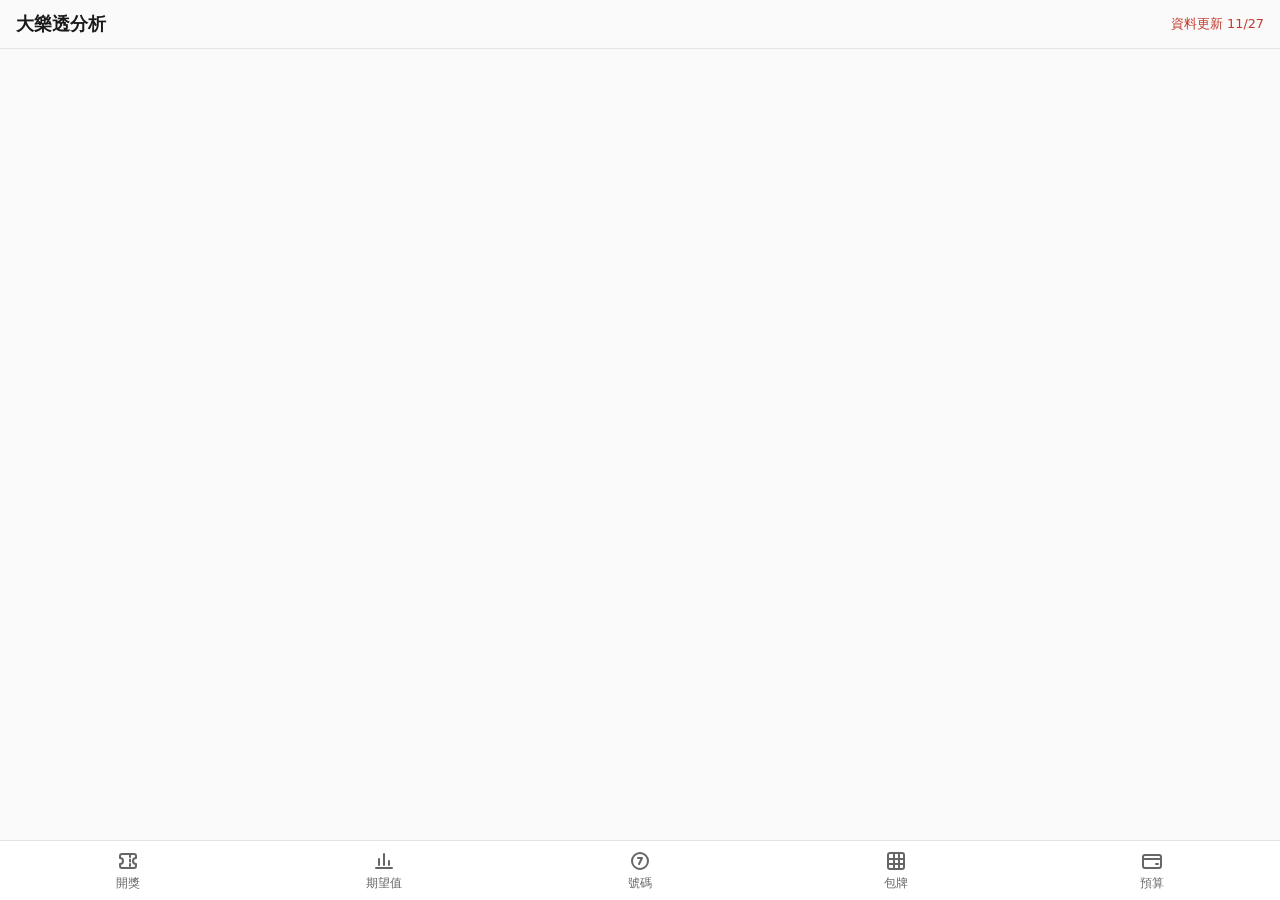
<file: index.html>
<!doctype html>
<html lang="zh-Hant">
<head>
<meta charset="utf-8">
<meta name="viewport" content="width=device-width, initial-scale=1">
<meta http-equiv="refresh" content="0; url=app/">
<title>大樂透分析</title>
</head>
<body><a href="app/">前往大樂透分析</a></body>
</html>
</file>
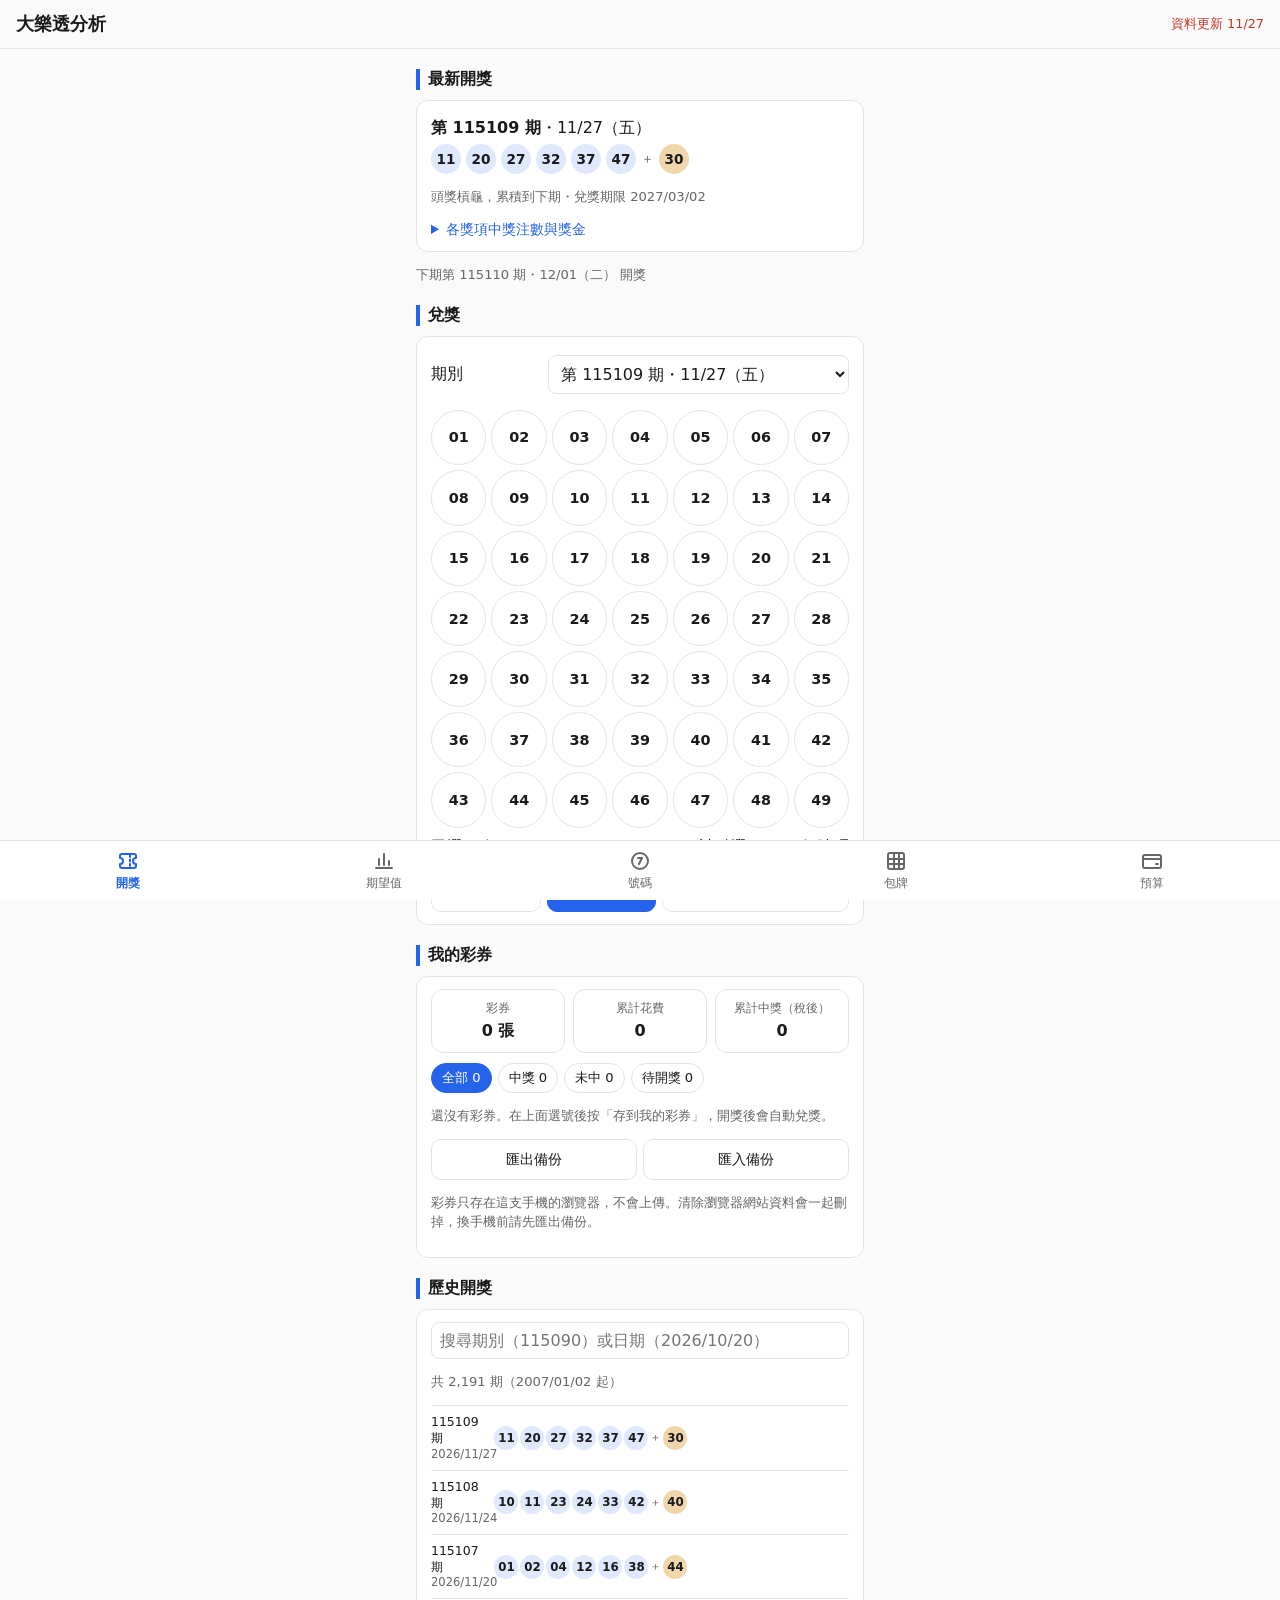
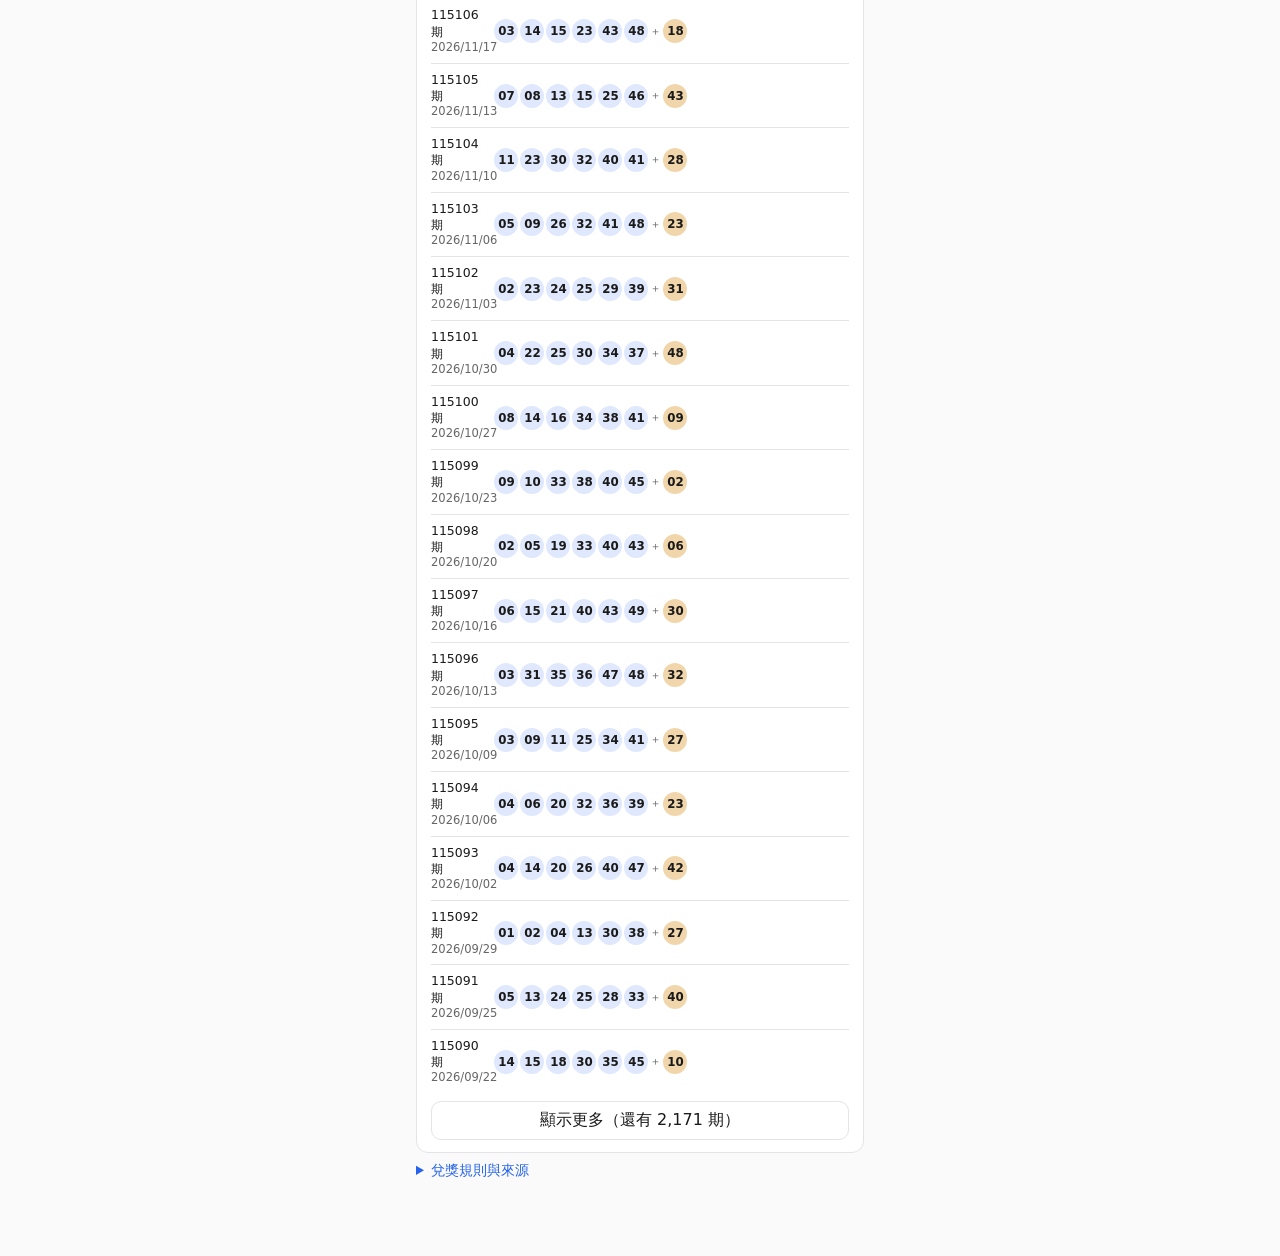
<file: app/index.html>
<!DOCTYPE html>
<html lang="zh-Hant">
<head>
<meta charset="utf-8">
<meta name="viewport" content="width=device-width, initial-scale=1, viewport-fit=cover">
<meta name="theme-color" content="#ffffff" media="(prefers-color-scheme: light)">
<meta name="theme-color" content="#121212" media="(prefers-color-scheme: dark)">
<title>大樂透分析</title>
<link rel="manifest" href="manifest.json">
<link rel="icon" href="icons/icon.svg" type="image/svg+xml">
<link rel="apple-touch-icon" href="icons/apple-touch-icon.png">
<link rel="stylesheet" href="style.css">
</head>
<body>
<header class="top">
  <h1>大樂透分析</h1>
  <span id="updated" class="updated"></span>
</header>
<div id="sample-banner" class="banner" hidden>示意資料：開獎資料流程完成前，畫面上的歷史號碼都是假資料</div>

<main>
  <section id="tab-draw" class="tab"></section>
  <section id="tab-ev" class="tab"></section>
  <section id="tab-nums" class="tab"></section>
  <section id="tab-pack" class="tab"></section>
  <section id="tab-budget" class="tab"></section>
</main>

<nav class="tabbar">
  <a href="#draw" data-tab="draw"><svg class="ico" viewBox="0 0 24 24" aria-hidden="true"><path fill="none" stroke="currentColor" stroke-width="2" stroke-linecap="round" stroke-linejoin="round" d="M4 7a2 2 0 0 1 2-2h12a2 2 0 0 1 2 2v2a3 3 0 0 0 0 6v2a2 2 0 0 1-2 2H6a2 2 0 0 1-2-2v-2a3 3 0 0 0 0-6z"/><path fill="none" stroke="currentColor" stroke-width="2" stroke-linecap="round" stroke-dasharray="2 2.5" d="M14 6v12"/></svg>開獎</a>
  <a href="#ev" data-tab="ev"><svg class="ico" viewBox="0 0 24 24" aria-hidden="true"><path fill="none" stroke="currentColor" stroke-width="2" stroke-linecap="round" stroke-linejoin="round" d="M4 19h16M7 16V10M12 16V5M17 16v-4"/></svg>期望值</a>
  <a href="#nums" data-tab="nums"><svg class="ico" viewBox="0 0 24 24" aria-hidden="true"><circle fill="none" stroke="currentColor" stroke-width="2" stroke-linecap="round" stroke-linejoin="round" cx="12" cy="12" r="8"/><path fill="none" stroke="currentColor" stroke-width="2" stroke-linecap="round" stroke-linejoin="round" d="M10 9h4l-3 6"/></svg>號碼</a>
  <a href="#pack" data-tab="pack"><svg class="ico" viewBox="0 0 24 24" aria-hidden="true"><rect fill="none" stroke="currentColor" stroke-width="2" stroke-linecap="round" stroke-linejoin="round" x="4" y="4" width="16" height="16" rx="2"/><path fill="none" stroke="currentColor" stroke-width="2" stroke-linecap="round" stroke-linejoin="round" d="M4 10h16M4 15h16M10 4v16M15 4v16"/></svg>包牌</a>
  <a href="#budget" data-tab="budget"><svg class="ico" viewBox="0 0 24 24" aria-hidden="true"><rect fill="none" stroke="currentColor" stroke-width="2" stroke-linecap="round" stroke-linejoin="round" x="3" y="6" width="18" height="13" rx="2"/><path fill="none" stroke="currentColor" stroke-width="2" stroke-linecap="round" stroke-linejoin="round" d="M3 10h18M16 15h2"/></svg>預算</a>
</nav>

<script type="module" src="app.js"></script>
</body>
</html>
</file>
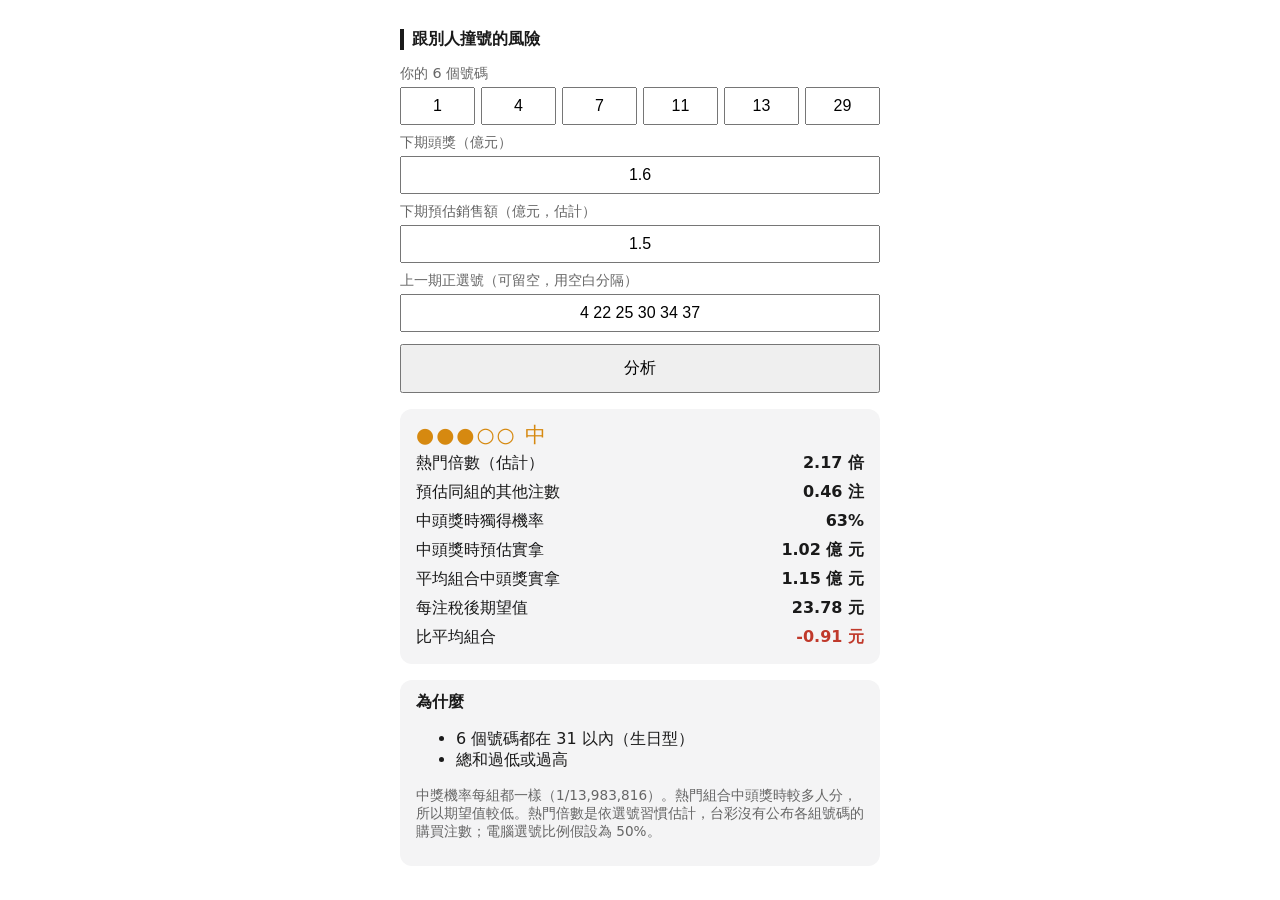
<file: split-risk/demo.html>
<!DOCTYPE html>
<html lang="zh-Hant">
<head>
<meta charset="utf-8">
<meta name="viewport" content="width=device-width, initial-scale=1">
<title>撞號風險示範</title>
<style>
  :root { color-scheme: light dark; --fg: #1a1a1a; --bg: #fff; --muted: #666; --card: #f4f4f5; --hi: #c0392b; --mid: #d68910; --lo: #1e8449; }
  @media (prefers-color-scheme: dark) { :root { --fg: #eee; --bg: #121212; --muted: #aaa; --card: #1f1f22; --hi: #ff6b5b; --mid: #f5b041; --lo: #58d68d; } }
  body { font-family: system-ui, "Noto Sans TC", sans-serif; margin: 0 auto; max-width: 480px; padding: 16px; color: var(--fg); background: var(--bg); }
  h2 { font-size: 1rem; border-left: 4px solid currentColor; padding-left: 8px; }
  .nums { display: grid; grid-template-columns: repeat(6, 1fr); gap: 6px; }
  input { font-size: 1rem; padding: 8px; width: 100%; box-sizing: border-box; text-align: center; }
  label { display: block; margin: 8px 0 4px; color: var(--muted); font-size: .9rem; }
  button { margin-top: 12px; width: 100%; padding: 12px; font-size: 1rem; }
  .card { background: var(--card); border-radius: 12px; padding: 12px 16px; margin-top: 16px; }
  .row { display: flex; justify-content: space-between; padding: 4px 0; }
  .dots { font-size: 1.3rem; letter-spacing: 2px; }
  .high { color: var(--hi); } .medium { color: var(--mid); } .low { color: var(--lo); }
  .note { color: var(--muted); font-size: .85rem; }
  .err { color: var(--hi); }
</style>
</head>
<body>
<h2>跟別人撞號的風險</h2>
<label>你的 6 個號碼</label>
<div class="nums" id="nums">
  <input inputmode="numeric" value="1"><input inputmode="numeric" value="4"><input inputmode="numeric" value="7">
  <input inputmode="numeric" value="11"><input inputmode="numeric" value="13"><input inputmode="numeric" value="29">
</div>
<label>下期頭獎（億元）</label><input id="jackpot" inputmode="decimal" value="1.6">
<label>下期預估銷售額（億元，估計）</label><input id="sales" inputmode="decimal" value="1.5">
<label>上一期正選號（可留空，用空白分隔）</label><input id="last" value="4 22 25 30 34 37">
<button id="go">分析</button>
<div id="out"></div>

<script type="module">
import { analyzeCombo } from './split-risk.js';

const $ = (id) => document.getElementById(id);
const yuan = (n) => (n >= 1e8 ? (n / 1e8).toFixed(2) + ' 億' : n >= 1e4 ? Math.round(n / 1e4).toLocaleString() + ' 萬' : n.toFixed(2)) + ' 元';
const LEVEL = { high: ['●●●●●', '高'], medium: ['●●●○○', '中'], low: ['●○○○○', '低'] };

function run() {
  try {
    const nums = [...$('nums').querySelectorAll('input')].map((i) => Number(i.value));
    const last = $('last').value.trim() ? $('last').value.trim().split(/\s+/).map(Number) : null;
    const r = analyzeCombo(nums, { jackpot: Number($('jackpot').value) * 1e8, sales: Number($('sales').value) * 1e8, lastDraw: last });
    const [dots, word] = LEVEL[r.riskLevel];
    const diff = r.evVsAverage;
    $('out').innerHTML = `
      <div class="card">
        <div class="dots ${r.riskLevel}">${dots} ${word}</div>
        <div class="row"><span>熱門倍數（估計）</span><b>${r.multiplier.toFixed(2)} 倍</b></div>
        <div class="row"><span>預估同組的其他注數</span><b>${r.expectedSharers.toFixed(2)} 注</b></div>
        <div class="row"><span>中頭獎時獨得機率</span><b>${(r.soloChance * 100).toFixed(0)}%</b></div>
        <div class="row"><span>中頭獎時預估實拿</span><b>${yuan(r.takeHomeIfWin)}</b></div>
        <div class="row"><span>平均組合中頭獎實拿</span><b>${yuan(r.baseline.takeHomeIfWin)}</b></div>
        <div class="row"><span>每注稅後期望值</span><b>${r.ev.toFixed(2)} 元</b></div>
        <div class="row"><span>比平均組合</span><b class="${diff < 0 ? 'high' : 'low'}">${diff >= 0 ? '+' : ''}${diff.toFixed(2)} 元</b></div>
      </div>
      <div class="card">
        <b>為什麼</b>
        <ul>${r.features.length ? r.features.map((f) => `<li>${f.label}</li>`).join('') : '<li>沒有明顯的熱門特徵</li>'}</ul>
        <p class="note">中獎機率每組都一樣（1/13,983,816）。熱門組合中頭獎時較多人分，所以期望值較低。熱門倍數是依選號習慣估計，台彩沒有公布各組號碼的購買注數；電腦選號比例假設為 50%。</p>
      </div>`;
  } catch (e) {
    $('out').innerHTML = `<p class="err">${e.message}</p>`;
  }
}
$('go').addEventListener('click', run);
run();
</script>
</body>
</html>
</file>
<file: app/style.css>
:root {
  color-scheme: light dark;
  --fg: #1a1a1a; --bg: #fafafa; --muted: #666; --card: #fff; --line: #e4e4e7;
  --accent: #2563eb; --bar: #94a3b8; --hi: #c0392b; --mid: #d68910; --lo: #1e8449;
  --tabbar-h: 60px;
}
@media (prefers-color-scheme: dark) {
  :root { --fg: #eee; --bg: #121212; --muted: #a1a1aa; --card: #1f1f22; --line: #333;
    --accent: #60a5fa; --bar: #64748b; --hi: #ff6b5b; --mid: #f5b041; --lo: #58d68d; }
}
* { box-sizing: border-box; }
body { margin: 0; font-family: system-ui, "Noto Sans TC", sans-serif; color: var(--fg); background: var(--bg);
  padding-bottom: calc(var(--tabbar-h) + env(safe-area-inset-bottom)); }
.top { position: sticky; top: 0; z-index: 2; display: flex; justify-content: space-between; align-items: center;
  padding: 12px 16px; background: var(--bg); border-bottom: 1px solid var(--line); }
.top h1 { font-size: 1.1rem; margin: 0; }
.updated { font-size: .8rem; color: var(--muted); }
.updated.stale { color: var(--hi); }
.banner { margin: 8px 16px 0; padding: 6px 10px; border-radius: 8px; font-size: .8rem; background: color-mix(in srgb, var(--mid) 18%, transparent); }
main { max-width: 480px; margin: 0 auto; padding: 0 16px 16px; }
.tab { display: none; }
.tab.on { display: block; }
h2 { font-size: 1rem; margin: 20px 0 8px; border-left: 4px solid var(--accent); padding-left: 8px; }
.card { background: var(--card); border: 1px solid var(--line); border-radius: 12px; padding: 12px 14px; margin-top: 10px; }
.note { color: var(--muted); font-size: .82rem; line-height: 1.5; }
.neg { color: var(--hi); } .pos { color: var(--lo); }
.big { font-size: 1.5rem; font-weight: 700; }

.kpis { display: grid; grid-template-columns: repeat(3, 1fr); gap: 8px; margin-top: 14px; }
.kpi { background: var(--card); border: 1px solid var(--line); border-radius: 12px; padding: 10px 8px; text-align: center; color: inherit; text-decoration: none; }
.kpi .lab { font-size: .75rem; color: var(--muted); }
.kpi .val { font-size: 1.15rem; font-weight: 700; margin-top: 4px; }

.row { display: flex; justify-content: space-between; align-items: center; padding: 5px 0; gap: 8px; }
.row + .row { border-top: 1px solid var(--line); }
svg { display: block; width: 100%; height: auto; }
svg text { fill: var(--muted); font-size: 11px; }

button, .btn { font: inherit; border: 1px solid var(--line); background: var(--card); color: var(--fg); border-radius: 10px; padding: 8px 12px; }
button.primary { width: 100%; margin-top: 10px; padding: 12px; background: var(--accent); border-color: var(--accent); color: #fff; font-weight: 600; }
.stepper { display: flex; align-items: center; gap: 10px; }
.stepper button { width: 40px; height: 40px; padding: 0; font-size: 1.2rem; }
.stepper output { min-width: 2ch; text-align: center; font-size: 1.1rem; font-weight: 600; }
input { font: inherit; color: var(--fg); background: var(--card); border: 1px solid var(--line); border-radius: 8px; padding: 8px; }
.num-inputs { display: grid; grid-template-columns: repeat(6, 1fr); gap: 6px; }
.num-inputs input { text-align: center; width: 100%; }

.balls { display: flex; gap: 5px; flex-wrap: wrap; }
.ball { width: 30px; height: 30px; border-radius: 50%; display: grid; place-items: center; font-size: .85rem; font-weight: 600;
  background: color-mix(in srgb, var(--accent) 15%, transparent); color: var(--fg); }
.set { display: flex; align-items: center; justify-content: space-between; gap: 6px; padding: 8px 0; }
.set + .set { border-top: 1px solid var(--line); }
.set .idx { color: var(--muted); font-size: .85rem; width: 1.5em; }
.set button { padding: 6px 10px; font-size: .85rem; }
.set.sel .ball { background: var(--accent); color: #fff; }

.dots { letter-spacing: 3px; font-size: 1.1rem; }
.high { color: var(--hi); } .medium { color: var(--mid); } .low { color: var(--lo); }
.heat { display: grid; grid-template-columns: repeat(7, 1fr); gap: 4px; }
.heat div { aspect-ratio: 1; border-radius: 6px; display: grid; place-items: center; font-size: .8rem; }
details summary { cursor: pointer; color: var(--accent); font-size: .88rem; margin-top: 8px; }
details ul { margin: 6px 0; padding-left: 20px; }
table { width: 100%; border-collapse: collapse; font-size: .9rem; }
td, th { padding: 6px 4px; text-align: right; border-top: 1px solid var(--line); }
th:first-child, td:first-child { text-align: left; }
.warn { margin-top: 12px; padding: 10px 12px; border-radius: 10px; font-size: .88rem; background: color-mix(in srgb, var(--hi) 12%, transparent); }
.meter { height: 12px; border-radius: 6px; background: var(--line); overflow: hidden; margin: 6px 0; }
.meter > div { height: 100%; background: var(--accent); }
.meter.over > div { background: var(--hi); }
.form-row { display: flex; align-items: center; justify-content: space-between; gap: 10px; padding: 6px 0; }
.form-row input { width: 120px; text-align: right; }
.rec-del { border: none; background: none; color: var(--muted); padding: 2px 6px; }

.tabbar { position: fixed; bottom: 0; left: 0; right: 0; z-index: 3; display: grid; grid-template-columns: repeat(5, 1fr);
  height: calc(var(--tabbar-h) + env(safe-area-inset-bottom)); padding-bottom: env(safe-area-inset-bottom);
  background: var(--card); border-top: 1px solid var(--line); }
.tabbar a { display: flex; flex-direction: column; align-items: center; justify-content: center; gap: 2px;
  color: var(--muted); text-decoration: none; font-size: .75rem; }
.tabbar a .ico { width: 24px; height: 24px; }
.tabbar a.on { color: var(--accent); font-weight: 600; }

/* ---------- 開獎分頁 ---------- */
.tabbar a { position: relative; }
.tabbar a.dot::after { content: ""; position: absolute; top: 8px; left: calc(50% + 8px); width: 9px; height: 9px; border-radius: 50%; background: var(--hi); }
.balls .plus { align-self: center; color: var(--muted); font-size: .8rem; }
.ball.sp { background: color-mix(in srgb, var(--mid) 35%, transparent); }
.ball.hit { background: var(--accent); color: #fff; }
.ball.sp-hit { background: var(--mid); color: #fff; }
.mine-banner { display: block; width: 100%; text-align: left; font: inherit; color: var(--fg); margin-top: 14px; border-color: var(--accent); }
.mine-banner .new { display: inline-block; margin-right: 6px; padding: 0 6px; border-radius: 6px; background: var(--hi); color: #fff; font-size: .75rem; }
select { font: inherit; color: var(--fg); background: var(--card); border: 1px solid var(--line); border-radius: 8px; padding: 8px; max-width: 72%; }
.grid49 { display: grid; grid-template-columns: repeat(7, 1fr); gap: 5px; margin: 10px 0 4px; }
.grid49 button { aspect-ratio: 1; padding: 0; border-radius: 50%; font-size: .9rem; font-weight: 600; }
.grid49 button.on { background: var(--accent); border-color: var(--accent); color: #fff; }
.btns { display: grid; grid-template-columns: 1fr 1fr 1.7fr; gap: 6px; margin-top: 8px; }
.btns.two { grid-template-columns: 1fr 1fr; margin-top: 12px; }
.btns button { padding: 10px 4px; white-space: nowrap; font-size: .9rem; }
.btns .go { background: var(--accent); border-color: var(--accent); color: #fff; font-weight: 600; }
.result { margin-top: 10px; padding-top: 8px; border-top: 1px dashed var(--line); }
.result p { margin: 8px 0; }
.win { font-weight: 700; color: var(--lo); }
.kpis.small { margin-top: 0; }
.kpis.small .val { font-size: 1rem; }
.chips { display: flex; gap: 6px; flex-wrap: wrap; margin: 10px 0 4px; }
.chip { padding: 5px 10px; border-radius: 999px; font-size: .82rem; }
.chip.on { background: var(--accent); border-color: var(--accent); color: #fff; }
.tk { padding: 8px 0; }
.tk + .tk, .chips + .tk { border-top: 1px solid var(--line); }
.tk .row { padding: 2px 0 6px; }
.tk .res { margin-top: 6px; font-size: .9rem; }
.tk .note { margin: 4px 0 0; }
.search { width: 100%; }
.hd { border-top: 1px solid var(--line); padding: 8px 0; }
.hd summary { list-style: none; display: flex; align-items: center; gap: 6px; cursor: pointer; color: var(--fg); margin: 0; }
.hd summary::-webkit-details-marker { display: none; }
.hd .hp { width: 4.6em; flex: none; font-size: .78rem; line-height: 1.3; }
.hd .hp small { display: block; color: var(--muted); font-size: .72rem; }
.hd .ball { width: 24px; height: 24px; font-size: .74rem; flex: none; }
.hd .balls { gap: 2px; flex-wrap: nowrap; }
.hd .plus { font-size: .7rem; }
table.prize td small { font-size: .72rem; }
.more { width: 100%; margin-top: 8px; }

/* ---------- App 內確認視窗（取代原生 confirm/alert） ---------- */
.app-dialog { width: min(88vw, 340px); padding: 0; border: 1px solid var(--line); border-radius: 16px;
  background: var(--card); color: var(--fg); box-shadow: 0 12px 40px rgba(0, 0, 0, .35); }
.app-dialog::backdrop { background: rgba(0, 0, 0, .45); }
.app-dialog form { padding: 18px 18px 14px; margin: 0; }
.dlg-title { margin: 0 0 8px; font-size: 1.05rem; }
.dlg-body { font-size: .95rem; line-height: 1.5; }
.dlg-extra { margin-top: 10px; padding: 10px; border-radius: 10px; background: var(--bg); border: 1px solid var(--line); }
.dlg-tk { font-size: .85rem; color: var(--muted); margin-bottom: 6px; }
.dlg-actions { display: flex; gap: 10px; margin-top: 16px; }
.dlg-actions button { flex: 1; padding: 10px; font-weight: 600; }
.dlg-ok { background: var(--accent); border-color: var(--accent); color: #fff; }
.dlg-ok.danger { background: #dc2626; border-color: #dc2626; }
</file>
